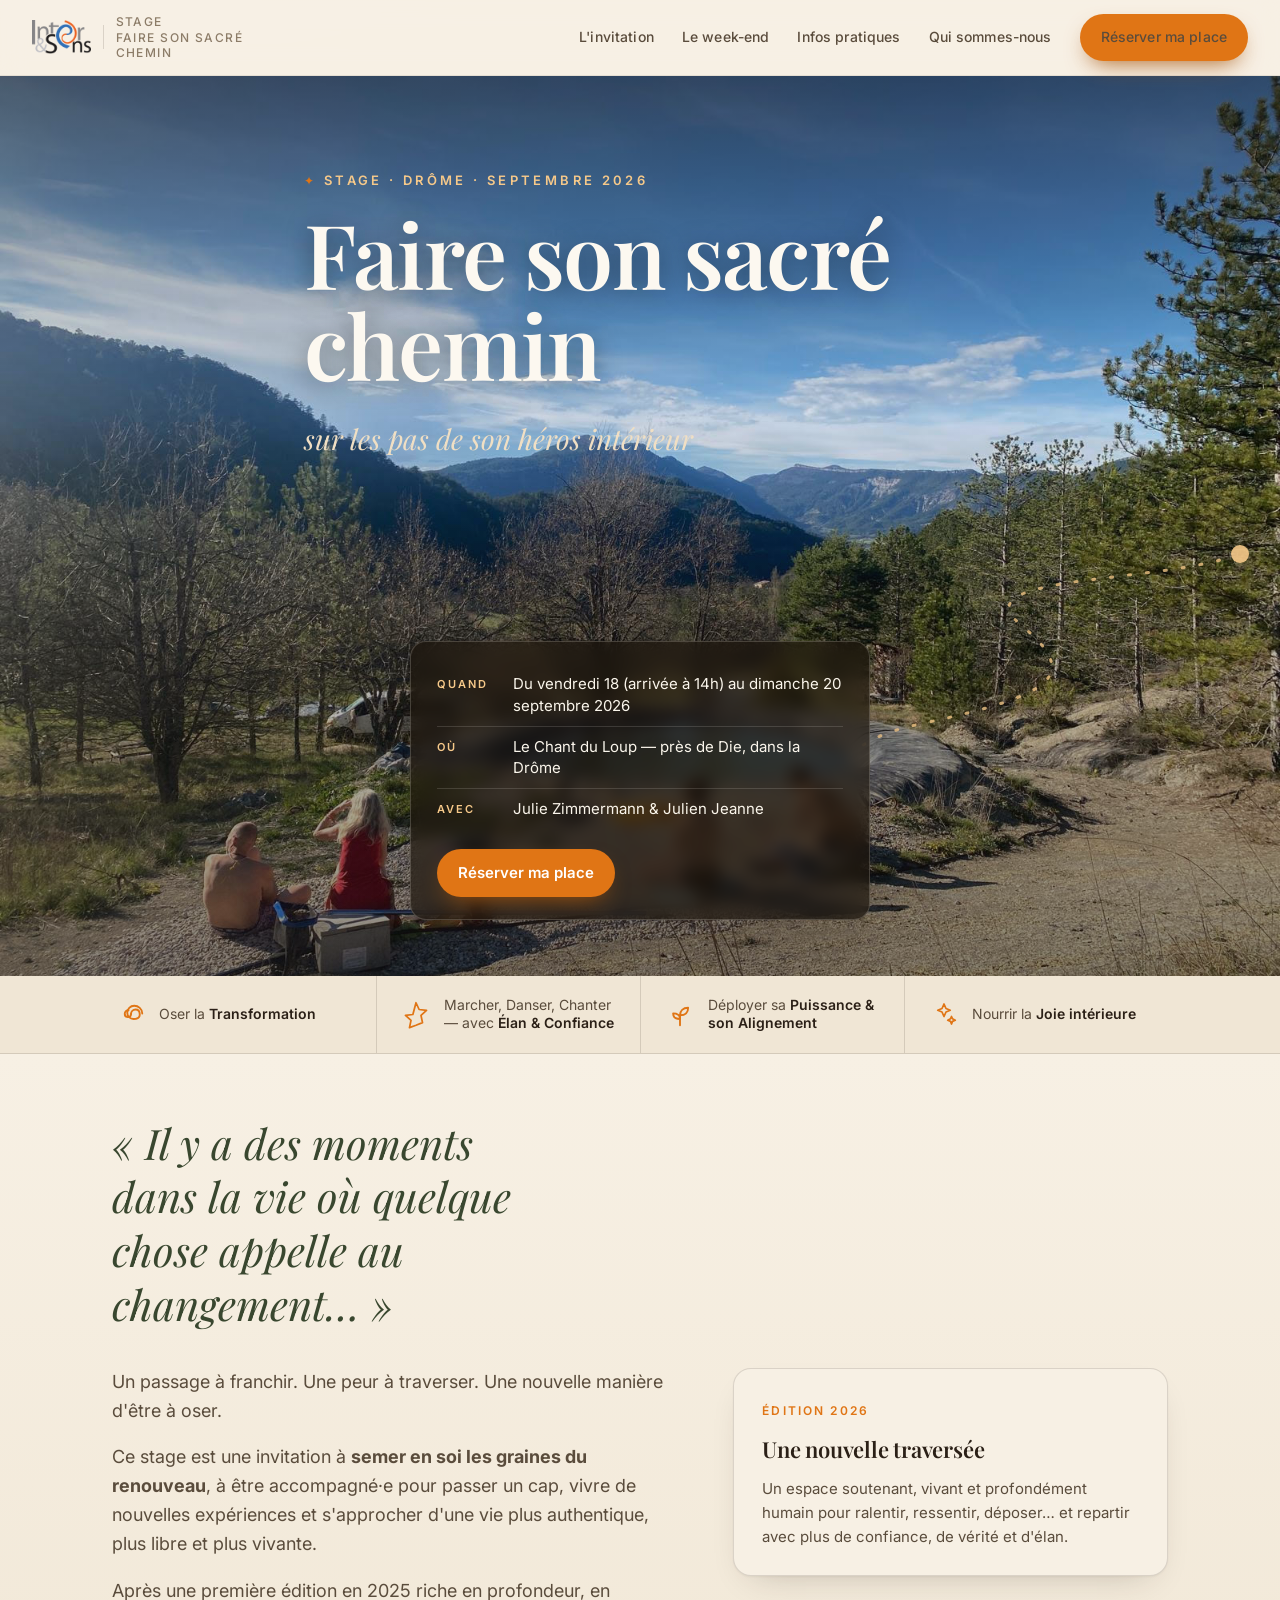
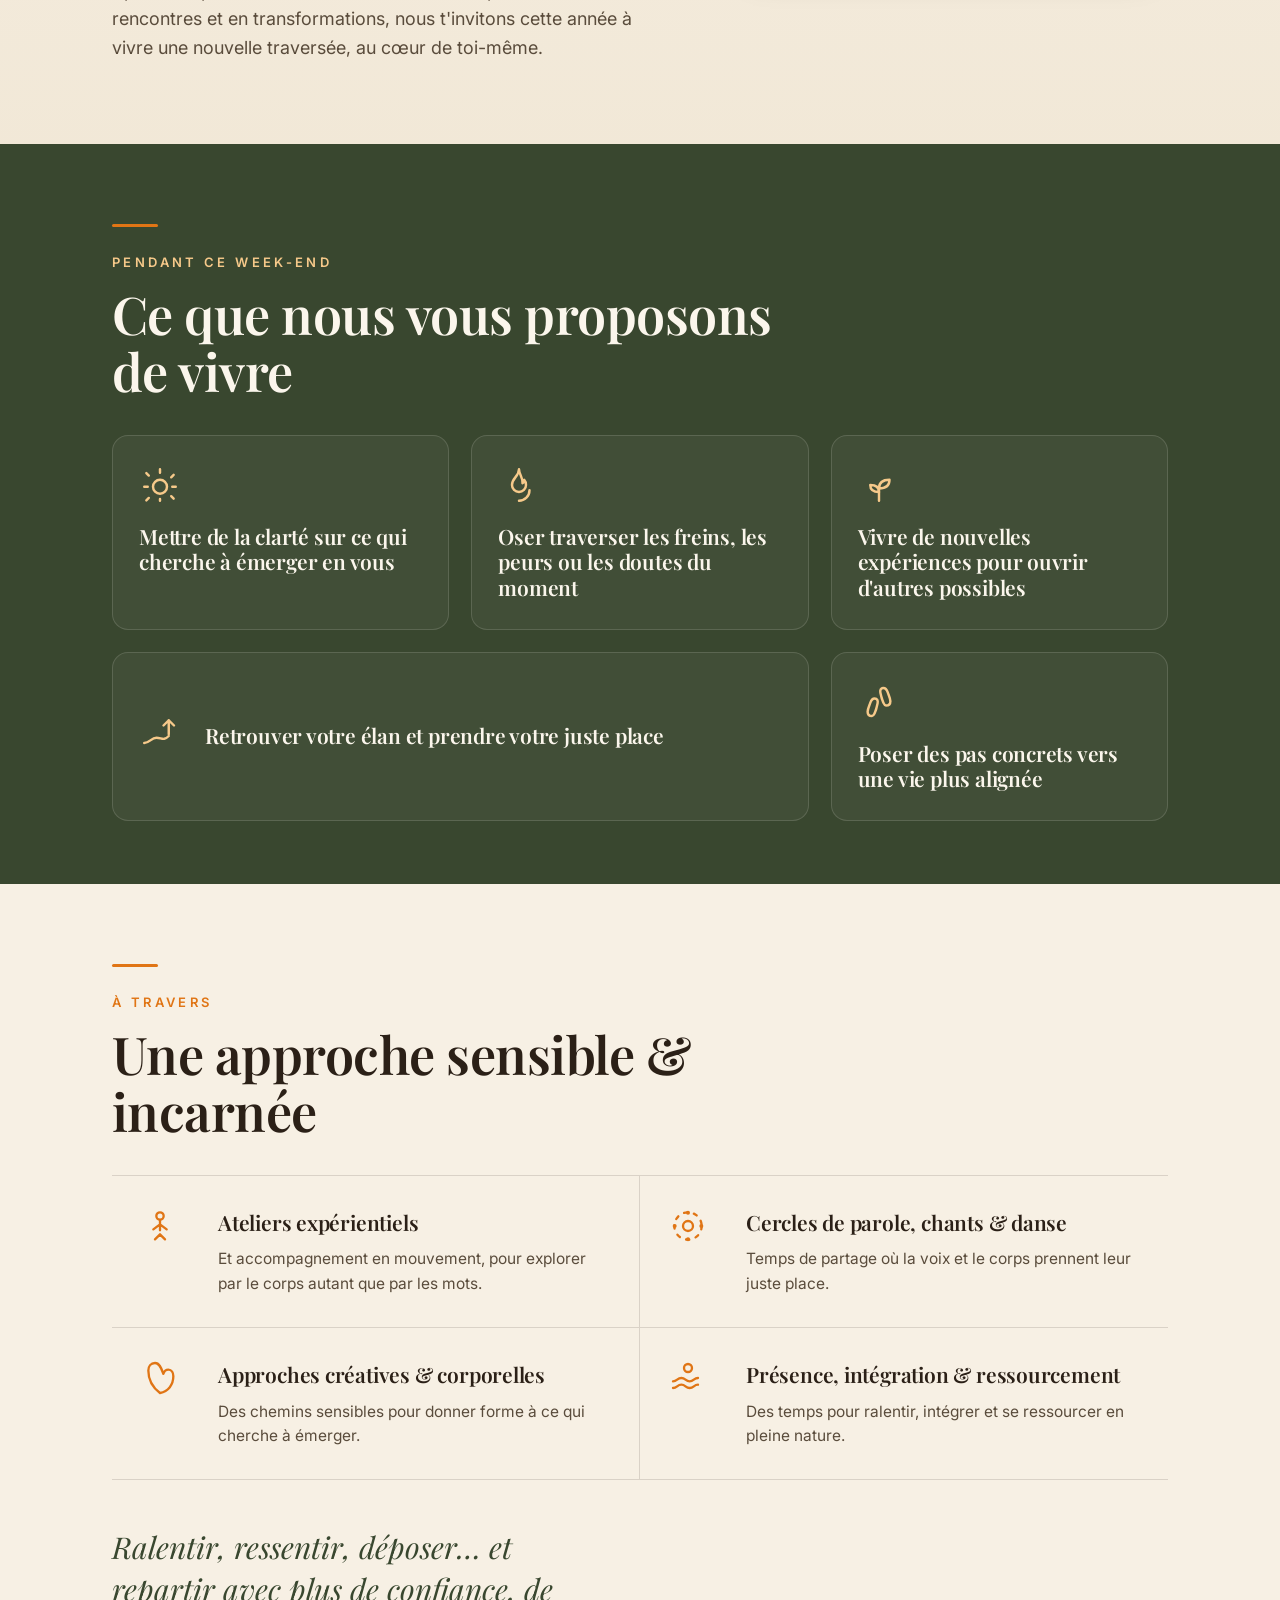
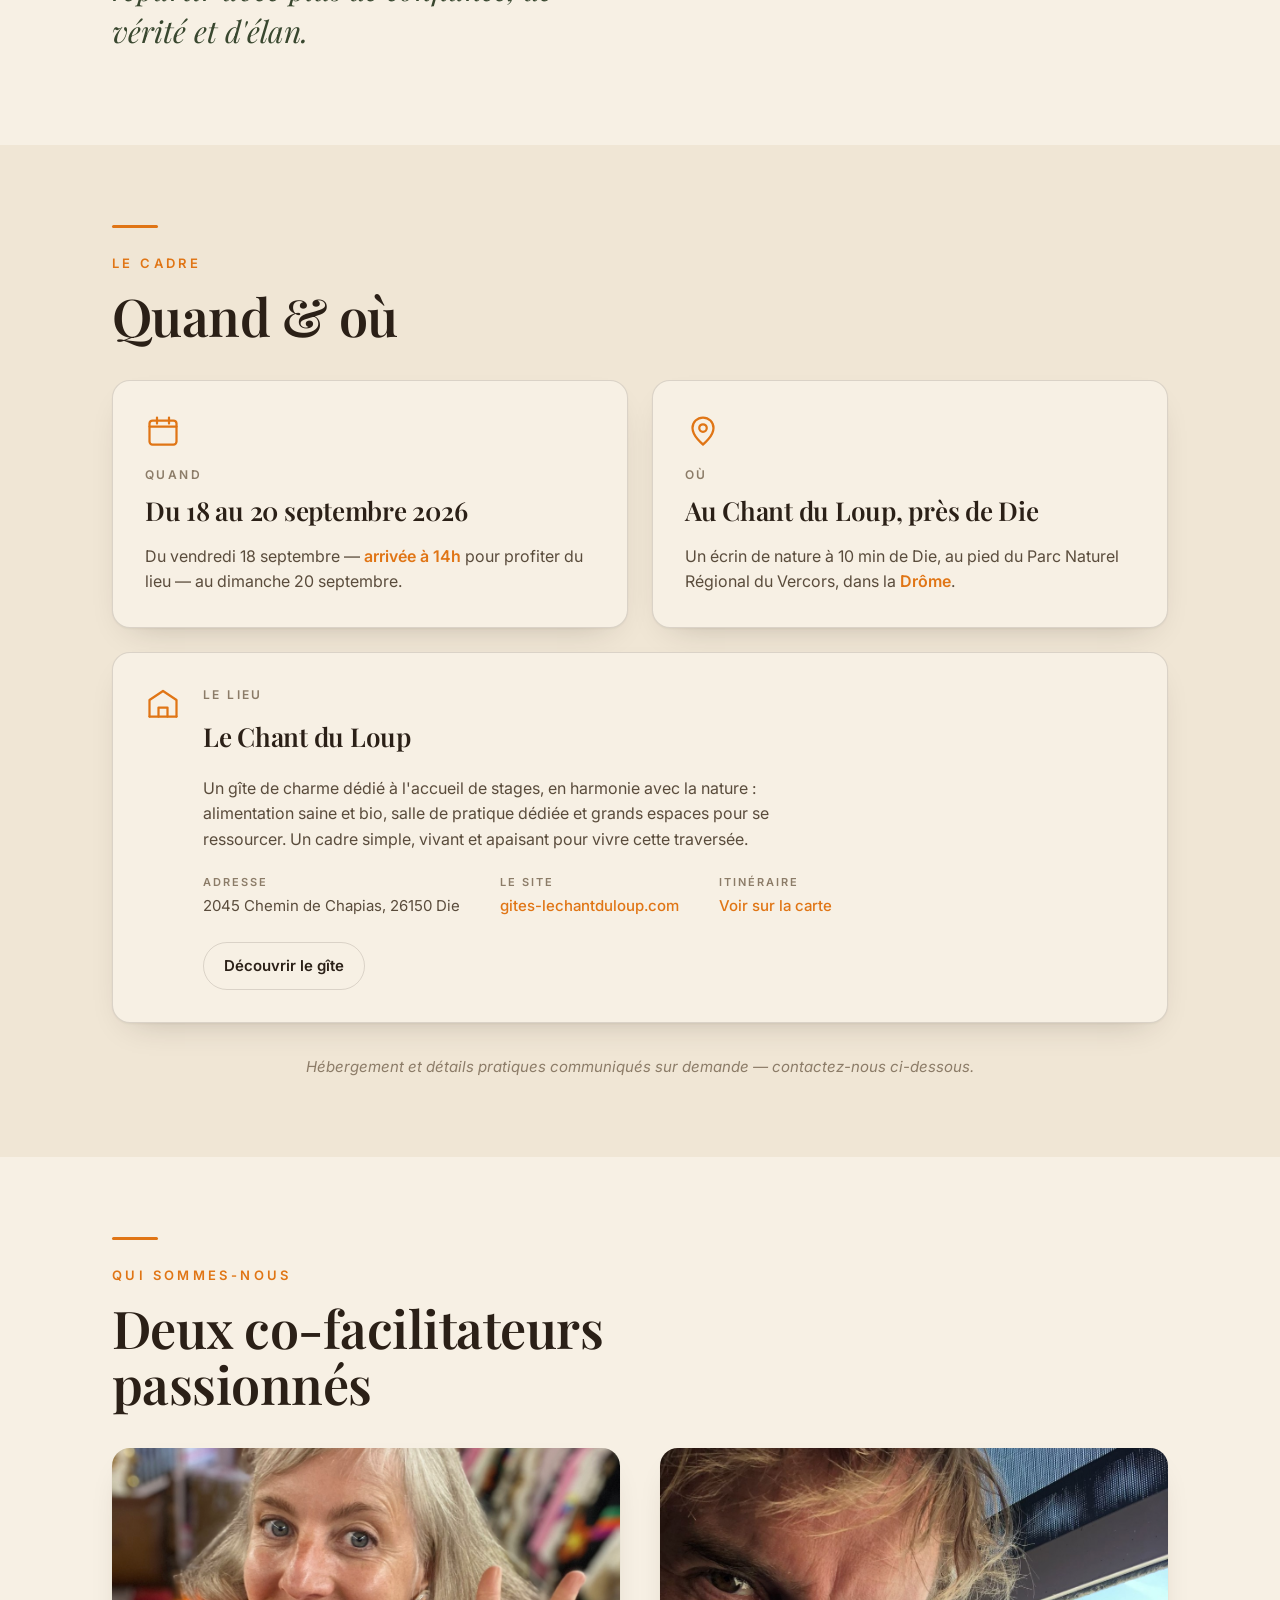
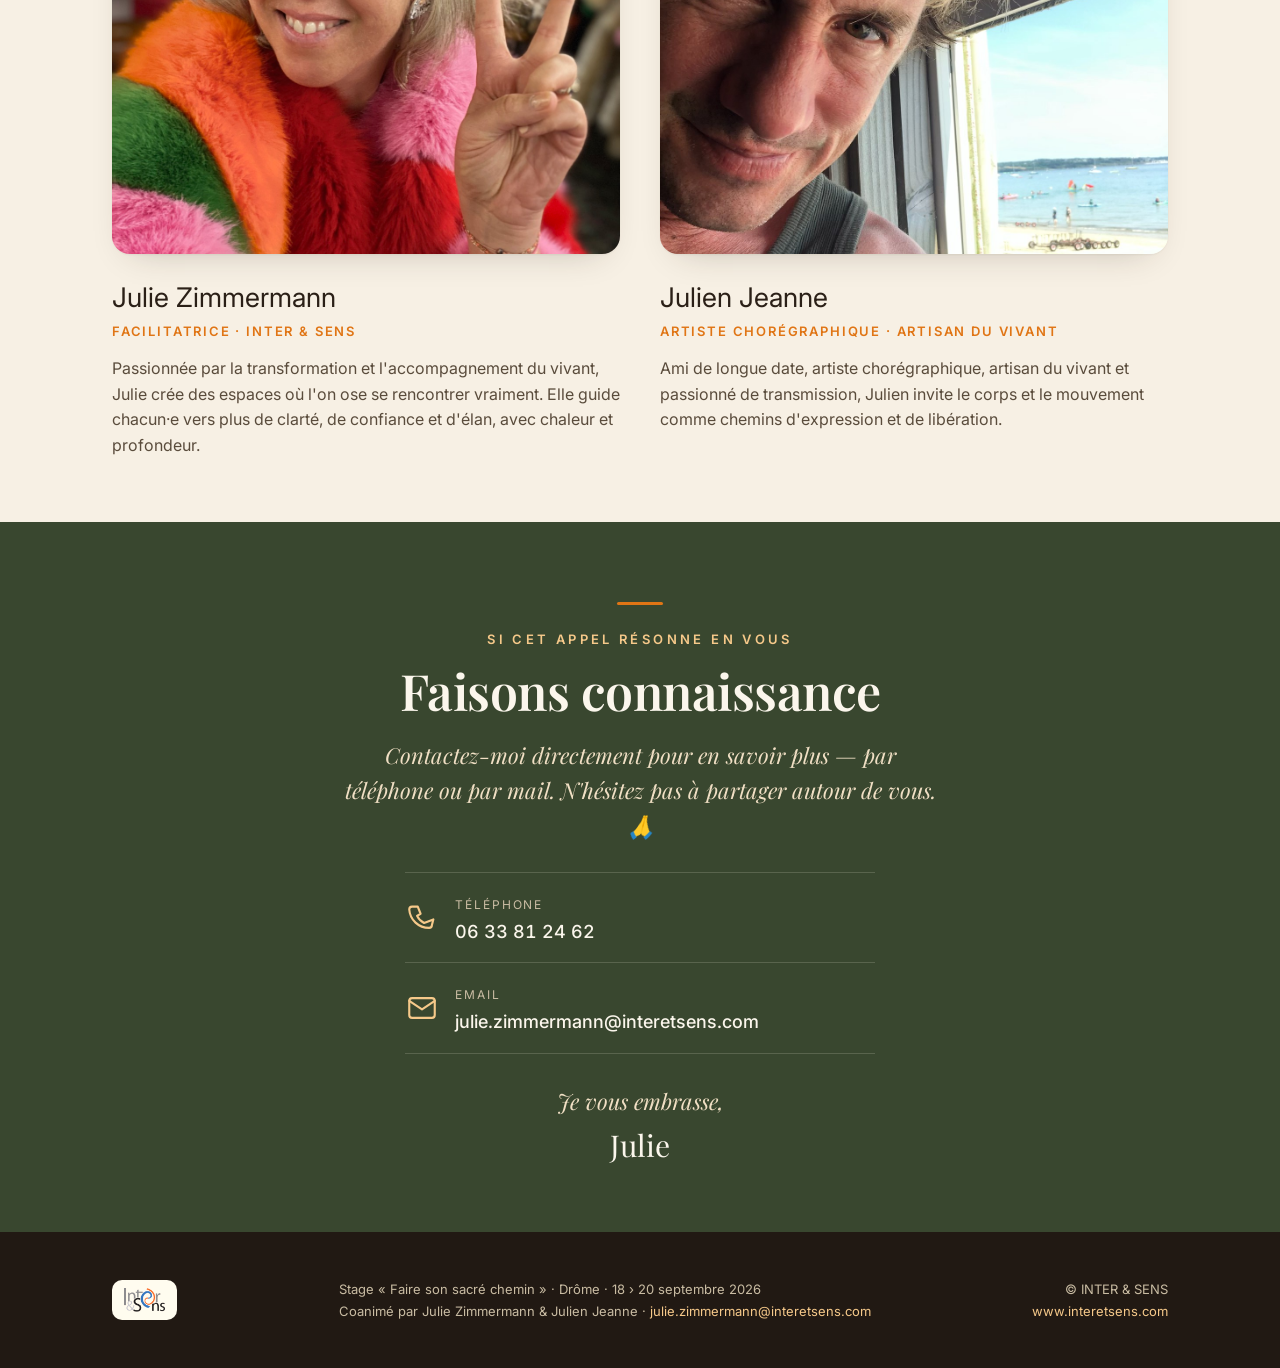
<file: index.html>
<!DOCTYPE html>
<html lang="fr">
<head>
<meta charset="UTF-8">
<meta name="viewport" content="width=device-width, initial-scale=1.0">
<title>Faire son sacré chemin — Stage · Drôme · Septembre 2026 · INTER &amp; SENS</title>
<meta name="description" content="Week-end résidentiel dans la Drôme, du 18 au 20 septembre 2026, pour traverser un cap de vie et se reconnecter à son élan. Coanimé par Julie Zimmermann &amp; Julien Jeanne.">

<!-- Partage réseaux sociaux -->
<meta property="og:type" content="website">
<meta property="og:title" content="Faire son sacré chemin — sur les pas de son héros intérieur">
<meta property="og:description" content="Week-end résidentiel dans la Drôme, du 18 au 20 septembre 2026. Coanimé par Julie Zimmermann &amp; Julien Jeanne.">
<meta property="og:image" content="assets/paysage-mare.jpg">
<meta name="twitter:card" content="summary_large_image">

<link rel="icon" href="data:image/svg+xml,&lt;svg xmlns='http://www.w3.org/2000/svg' viewBox='0 0 100 100'&gt;&lt;text y='.9em' font-size='90'&gt;🌿&lt;/text&gt;&lt;/svg&gt;">
<link rel="stylesheet" href="site.css">
</head>

<body data-hero="c">

<!-- ===================== HEADER ===================== -->
<header class="site-header">
  <a class="brand" href="#top" aria-label="INTER &amp; SENS — accueil">
    <img src="assets/logo-intersens.png" alt="INTER &amp; SENS">
    <span class="sep"></span>
    <span class="ctx">Stage<br>Faire son sacré chemin</span>
  </a>
  <nav class="site-nav">
    <span class="nav-links">
      <a href="#invitation">L'invitation</a>
      <a href="#programme">Le week-end</a>
      <a href="#infos">Infos pratiques</a>
      <a href="#animateurs">Qui sommes-nous</a>
    </span>
    <a class="btn btn-primary" href="#contact">Réserver ma place</a>
  </nav>
</header>

<main id="top" class="hero-stage">

  <!-- ===================== HERO — Sentier ===================== -->
  <section class="hero hero--c">
    <div class="bg" aria-hidden="true"></div>
    <svg class="path" viewBox="0 0 560 380" fill="none" aria-hidden="true">
      <path d="M40 360 C 160 300, 60 230, 200 200 S 360 150, 300 100 S 440 60, 520 30" stroke="#F6C98A" stroke-width="3" stroke-linecap="round" stroke-dasharray="2 16" opacity="0.85"></path>
      <circle cx="520" cy="30" r="9" fill="#F6C98A"></circle>
    </svg>
    <div class="wrap top">
      <p class="eyebrow"><span class="star" aria-hidden="true">✦</span> Stage · Drôme · septembre 2026</p>
      <h1 class="hero-title">Faire son sacré chemin</h1>
      <p class="hero-sub">sur les pas de son héros intérieur</p>
    </div>
    <div class="wrap" style="display:flex; flex-direction:column; flex:1;">
      <div class="info-card">
        <div class="row"><span class="k">Quand</span><span class="v">Du vendredi 18 (arrivée à 14h) au dimanche 20 septembre 2026</span></div>
        <div class="row"><span class="k">Où</span><span class="v">Le Chant du Loup — près de Die, dans la Drôme</span></div>
        <div class="row"><span class="k">Avec</span><span class="v">Julie Zimmermann &amp; Julien Jeanne</span></div>
        <div class="hero-cta">
          <a class="btn btn-primary" href="#contact">Réserver ma place</a>
        </div>
      </div>
    </div>
  </section>

</main>

<!-- ===================== ESSENCE (bandeau du slide) ===================== -->
<section class="essence" aria-label="L'essence du week-end">
  <div class="wrap essence-grid">
    <div class="es-item">
      <span class="ico" aria-hidden="true"><svg viewBox="0 0 24 24" fill="none" stroke="currentColor" stroke-width="1.5" stroke-linecap="round" stroke-linejoin="round"><path d="M12 12c0-2 1.6-3.6 3.6-3.6S19 10 19 12.4 16.8 16 14 16s-5-2.2-5-5 2.4-5.6 5.6-5.6S21 7.8 21 11.6"></path><path d="M12 12c0 1.4-1.1 2.5-2.6 2.5S7 13.4 7 11.8 8.4 9 10 9"></path></svg></span>
      <p>Oser la <strong>Transformation</strong></p>
    </div>
    <div class="es-item">
      <span class="ico" aria-hidden="true"><svg viewBox="0 0 24 24" fill="none" stroke="currentColor" stroke-width="1.4" stroke-linecap="round" stroke-linejoin="round"><path d="M12 3l2.5 5.4 5.9.7-4.4 4 1.2 5.8L12 21l-5.2 1.9 1.2-5.8-4.4-4 5.9-.7z"></path></svg></span>
      <p>Marcher, Danser, Chanter — avec <strong>Élan &amp; Confiance</strong></p>
    </div>
    <div class="es-item">
      <span class="ico" aria-hidden="true"><svg viewBox="0 0 24 24" fill="none" stroke="currentColor" stroke-width="1.5" stroke-linecap="round" stroke-linejoin="round"><path d="M12 21v-8"></path><path d="M12 13c0-3.5 2.4-6 6.5-6 0 4.2-2.8 6-6.5 6z"></path><path d="M12 16c0-2.8-2-4.5-5.5-4.5 0 3.2 2.3 4.5 5.5 4.5z"></path></svg></span>
      <p>Déployer sa <strong>Puissance &amp; son Alignement</strong></p>
    </div>
    <div class="es-item">
      <span class="ico" aria-hidden="true"><svg viewBox="0 0 24 24" fill="none" stroke="currentColor" stroke-width="1.4" stroke-linecap="round" stroke-linejoin="round"><path d="M12 4l1.6 3.6L17 9l-3.4 1.4L12 14l-1.6-3.6L7 9l3.4-1.4z"></path><path d="M18 14l.8 1.8L21 17l-2.2.9L18 20l-.8-2.1L15 17l2.2-1.2z"></path></svg></span>
      <p>Nourrir la <strong>Joie intérieure</strong></p>
    </div>
  </div>
</section>

<!-- ===================== INVITATION ===================== -->
<section class="block invite" id="invitation">
  <div class="wrap">
    <div class="reveal">
      <p class="lead-quote">« Il y a des moments dans la vie où quelque chose appelle au changement… »</p>
    </div>
    <div class="cols reveal">
      <div>
        <p>Un passage à franchir. Une peur à traverser. Une nouvelle manière d'être à oser.</p>
        <p>Ce stage est une invitation à <strong>semer en soi les graines du renouveau</strong>, à être accompagné·e pour passer un cap, vivre de nouvelles expériences et s'approcher d'une vie plus authentique, plus libre et plus vivante.</p>
        <p>Après une première édition en 2025 riche en profondeur, en rencontres et en transformations, nous t'invitons cette année à vivre une nouvelle traversée, au cœur de toi-même.</p>
      </div>
      <aside class="aside">
        <span class="badge">Édition 2026</span>
        <h4>Une nouvelle traversée</h4>
        <p>Un espace soutenant, vivant et profondément humain pour ralentir, ressentir, déposer… et repartir avec plus de confiance, de vérité et d'élan.</p>
      </aside>
    </div>
  </div>
</section>

<!-- ===================== PENDANT CE WEEK-END (5 points — texte de Julie) ===================== -->
<section class="block intentions" id="programme">
  <div class="wrap">
    <div class="section-head reveal">
      <span class="rule"></span>
      <p class="eyebrow" style="margin-top:16px;">Pendant ce week-end</p>
      <h2>Ce que nous vous proposons de vivre</h2>
    </div>
    <div class="grid">
      <article class="icard reveal">
        <div class="ico" aria-hidden="true"><svg viewBox="0 0 24 24" fill="none" stroke="currentColor" stroke-width="1.4" stroke-linecap="round" stroke-linejoin="round"><circle cx="12" cy="13" r="4"></circle><path d="M12 3v2M12 21v-1M4.2 5.2l1.4 1.4M18.4 18.4l1.4 1.4M3 13h2M19 13h2M4.2 20.8l1.4-1.4M18.4 7.6l1.4-1.4"></path></svg></div>
        <h3>Mettre de la clarté sur ce qui cherche à émerger en vous</h3>
      </article>
      <article class="icard reveal">
        <div class="ico" aria-hidden="true"><svg viewBox="0 0 24 24" fill="none" stroke="currentColor" stroke-width="1.4" stroke-linecap="round" stroke-linejoin="round"><path d="M12 3c0 4-4 5-4 9a4 4 0 0 0 8 0c0-2-1-3-1-3 0 1.5-1 2-1 2 .5-3-2-5-2-8z"></path><path d="M12 21a6 6 0 0 0 6-6"></path></svg></div>
        <h3>Oser traverser les freins, les peurs ou les doutes du moment</h3>
      </article>
      <article class="icard reveal">
        <div class="ico" aria-hidden="true"><svg viewBox="0 0 24 24" fill="none" stroke="currentColor" stroke-width="1.4" stroke-linecap="round" stroke-linejoin="round"><path d="M12 21v-7"></path><path d="M12 14c0-3 2-5 6-5 0 4-3 5-6 5z"></path><path d="M12 16c0-3-2-4-5-4 0 3 2 4 5 4z"></path></svg></div>
        <h3>Vivre de nouvelles expériences pour ouvrir d'autres possibles</h3>
      </article>
      <article class="icard span2 reveal">
        <div class="ico" aria-hidden="true"><svg viewBox="0 0 24 24" fill="none" stroke="currentColor" stroke-width="1.4" stroke-linecap="round" stroke-linejoin="round"><path d="M3 16c3 0 4-3 7-3s4 2 7-1"></path><path d="M14 6l3-3 3 3M17 3v8"></path></svg></div>
        <h3>Retrouver votre élan et prendre votre juste place</h3>
      </article>
      <article class="icard reveal">
        <div class="ico" aria-hidden="true"><svg viewBox="0 0 24 24" fill="none" stroke="currentColor" stroke-width="1.4" stroke-linecap="round" stroke-linejoin="round"><path d="M8 20c-1.5 0-2.5-1-2.5-2.5S6.5 14 7 12.5 8 10 9.5 10s2 1.2 1.7 2.7S9.5 20 8 20z"></path><path d="M16 14c1.5 0 2.5-1 2.5-2.5S17.5 8 17 6.5 16 4 14.5 4s-2 1.2-1.7 2.7S14.5 14 16 14z"></path></svg></div>
        <h3>Poser des pas concrets vers une vie plus alignée</h3>
      </article>
    </div>
  </div>
</section>

<!-- ===================== À TRAVERS ===================== -->
<section class="block through">
  <div class="wrap">
    <div class="section-head reveal">
      <span class="rule"></span>
      <p class="eyebrow" style="margin-top:16px;">À travers</p>
      <h2>Une approche sensible &amp; incarnée</h2>
    </div>
    <div class="grid reveal">
      <div class="row">
        <div class="ico" aria-hidden="true"><svg viewBox="0 0 24 24" fill="none" stroke="currentColor" stroke-width="1.4" stroke-linecap="round" stroke-linejoin="round"><circle cx="12" cy="6" r="2.2"></circle><path d="M12 8.5v6M12 11l-4 3M12 11l4 3M9 20l3-3 3 3"></path></svg></div>
        <div>
          <h3>Ateliers expérientiels</h3>
          <p>Et accompagnement en mouvement, pour explorer par le corps autant que par les mots.</p>
        </div>
      </div>
      <div class="row">
        <div class="ico" aria-hidden="true"><svg viewBox="0 0 24 24" fill="none" stroke="currentColor" stroke-width="1.4" stroke-linecap="round" stroke-linejoin="round"><circle cx="12" cy="12" r="3"></circle><circle cx="12" cy="12" r="8.2" stroke-dasharray="2 4"></circle><circle cx="20" cy="12" r="1.2" fill="currentColor" stroke="none"></circle><circle cx="4" cy="12" r="1.2" fill="currentColor" stroke="none"></circle><circle cx="12" cy="4" r="1.2" fill="currentColor" stroke="none"></circle><circle cx="12" cy="20" r="1.2" fill="currentColor" stroke="none"></circle></svg></div>
        <div>
          <h3>Cercles de parole, chants &amp; danse</h3>
          <p>Temps de partage où la voix et le corps prennent leur juste place.</p>
        </div>
      </div>
      <div class="row">
        <div class="ico" aria-hidden="true"><svg viewBox="0 0 24 24" fill="none" stroke="currentColor" stroke-width="1.4" stroke-linecap="round" stroke-linejoin="round"><path d="M12 21c5-1 8-5 8-10 0-2-1-4-3-4-1.5 0-2.5 1-3 2.5C13 7 12 3 9 3 6.5 3 5 5 5 7.5 5 13 8 18 12 21z"></path></svg></div>
        <div>
          <h3>Approches créatives &amp; corporelles</h3>
          <p>Des chemins sensibles pour donner forme à ce qui cherche à émerger.</p>
        </div>
      </div>
      <div class="row">
        <div class="ico" aria-hidden="true"><svg viewBox="0 0 24 24" fill="none" stroke="currentColor" stroke-width="1.4" stroke-linecap="round" stroke-linejoin="round"><path d="M3 14c2.5 0 2.5-2 5-2s2.5 2 5 2 2.5-2 5-2"></path><path d="M3 18c2.5 0 2.5-2 5-2s2.5 2 5 2 2.5-2 5-2"></path><circle cx="12" cy="6" r="2.4"></circle></svg></div>
        <div>
          <h3>Présence, intégration &amp; ressourcement</h3>
          <p>Des temps pour ralentir, intégrer et se ressourcer en pleine nature.</p>
        </div>
      </div>
    </div>
    <p class="closing reveal">Ralentir, ressentir, déposer… et repartir avec plus de confiance, de vérité et d'élan.</p>
  </div>
</section>

<!-- ===================== INFOS PRATIQUES ===================== -->
<section class="block practical" id="infos">
  <div class="wrap">
    <div class="section-head reveal">
      <span class="rule"></span>
      <p class="eyebrow" style="margin-top:16px;">Le cadre</p>
      <h2>Quand &amp; où</h2>
    </div>
    <div class="grid">
      <div class="pcard reveal">
        <div class="ico" aria-hidden="true"><svg viewBox="0 0 24 24" fill="none" stroke="currentColor" stroke-width="1.5" stroke-linecap="round" stroke-linejoin="round"><rect x="3" y="5" width="18" height="16" rx="2"></rect><path d="M3 9h18M8 3v4M16 3v4"></path></svg></div>
        <div class="k">Quand</div>
        <h3>Du 18 au 20 septembre 2026</h3>
        <p>Du vendredi 18 septembre — <span class="pin">arrivée à 14h</span> pour profiter du lieu — au dimanche 20 septembre.</p>
      </div>
      <div class="pcard reveal">
        <div class="ico" aria-hidden="true"><svg viewBox="0 0 24 24" fill="none" stroke="currentColor" stroke-width="1.5" stroke-linecap="round" stroke-linejoin="round"><path d="M12 21s-7-5.5-7-11a7 7 0 0 1 14 0c0 5.5-7 11-7 11z"></path><circle cx="12" cy="10" r="2.5"></circle></svg></div>
        <div class="k">Où</div>
        <h3>Au Chant du Loup, près de Die</h3>
        <p>Un écrin de nature à 10 min de Die, au pied du Parc Naturel Régional du Vercors, dans la <span class="pin">Drôme</span>.</p>
      </div>
      <div class="pcard lieu reveal">
        <div class="ico" aria-hidden="true"><svg viewBox="0 0 24 24" fill="none" stroke="currentColor" stroke-width="1.5" stroke-linecap="round" stroke-linejoin="round"><path d="M3 21V10l9-6 9 6v11"></path><path d="M9 21v-6h6v6"></path><path d="M3 21h18"></path></svg></div>
        <div class="k">Le lieu</div>
        <h3>Le Chant du Loup</h3>
        <p>Un gîte de charme dédié à l'accueil de stages, en harmonie avec la nature : alimentation saine et bio, salle de pratique dédiée et grands espaces pour se ressourcer. Un cadre simple, vivant et apaisant pour vivre cette traversée.</p>
        <ul class="lieu-meta">
          <li><span class="lm-k">Adresse</span>2045 Chemin de Chapias, 26150 Die</li>
          <li><span class="lm-k">Le site</span><a href="https://www.gites-lechantduloup.com/" target="_blank" rel="noopener">gites-lechantduloup.com</a></li>
          <li><span class="lm-k">Itinéraire</span><a href="https://www.google.com/maps/search/?api=1&amp;query=2045%20Chemin%20de%20Chapias%2026150%20Die" target="_blank" rel="noopener">Voir sur la carte</a></li>
        </ul>
        <a class="btn btn-ghost" href="https://www.gites-lechantduloup.com/" target="_blank" rel="noopener">Découvrir le gîte</a>
      </div>
      <p class="note">Hébergement et détails pratiques communiqués sur demande — contactez-nous ci-dessous.</p>
    </div>
  </div>
</section>

<!-- ===================== ANIMATEURS ===================== -->
<section class="block facils" id="animateurs">
  <div class="wrap">
    <div class="section-head reveal">
      <span class="rule"></span>
      <p class="eyebrow" style="margin-top:16px;">Qui sommes-nous</p>
      <h2>Deux co-facilitateurs passionnés</h2>
    </div>
    <div class="grid">
      <article class="facil reveal">
        <div class="ph"><img src="assets/julie-portrait.jpg" alt="Julie Zimmermann"></div>
        <div class="name">Julie Zimmermann</div>
        <div class="role">Facilitatrice · INTER &amp; SENS</div>
        <p>Passionnée par la transformation et l'accompagnement du vivant, Julie crée des espaces où l'on ose se rencontrer vraiment. Elle guide chacun·e vers plus de clarté, de confiance et d'élan, avec chaleur et profondeur.</p>
      </article>
      <article class="facil reveal">
        <div class="ph"><img src="assets/julien-portrait.jpg" alt="Julien Jeanne" style="object-position: center 15%;"></div>
        <div class="name">Julien Jeanne</div>
        <div class="role">Artiste chorégraphique · artisan du vivant</div>
        <p>Ami de longue date, artiste chorégraphique, artisan du vivant et passionné de transmission, Julien invite le corps et le mouvement comme chemins d'expression et de libération.</p>
      </article>
    </div>
  </div>
</section>

<!-- ===================== CONTACT ===================== -->
<section class="block contact" id="contact">
  <div class="wrap">
    <div class="solo reveal">
      <span class="rule"></span>
      <p class="eyebrow" style="margin-top:16px;">Si cet appel résonne en vous</p>
      <h2>Faisons connaissance</h2>
      <p class="invite-line">Contactez-moi directement pour en savoir plus — par téléphone ou par mail. N'hésitez pas à partager autour de vous. 🙏</p>
      <div class="direct">
        <a href="tel:+33633812462">
          <span class="ico" aria-hidden="true"><svg viewBox="0 0 24 24" fill="none" stroke="currentColor" stroke-width="1.5" stroke-linecap="round" stroke-linejoin="round"><path d="M5 4h4l2 5-2.5 1.5a11 11 0 0 0 5 5L20 13l-1 4a2 2 0 0 1-2 2A14 14 0 0 1 3 6a2 2 0 0 1 2-2z"></path></svg></span>
          <span><span class="lab">Téléphone</span><br><span class="val">06 33 81 24 62</span></span>
        </a>
        <a href="mailto:julie.zimmermann@interetsens.com?subject=Stage%20Faire%20son%20sacr%C3%A9%20chemin%20%E2%80%94%20septembre%202026">
          <span class="ico" aria-hidden="true"><svg viewBox="0 0 24 24" fill="none" stroke="currentColor" stroke-width="1.5" stroke-linecap="round" stroke-linejoin="round"><rect x="3" y="5" width="18" height="14" rx="2"></rect><path d="m3 7 9 6 9-6"></path></svg></span>
          <span><span class="lab">Email</span><br><span class="val">julie.zimmermann@interetsens.com</span></span>
        </a>
      </div>
      <div class="sign">
        <div class="je">Je vous embrasse,</div>
        <div class="nm">Julie</div>
      </div>
    </div>
  </div>
</section>

<!-- ===================== FOOTER ===================== -->
<footer class="site-footer">
  <div class="wrap inner">
    <img src="assets/logo-intersens.png" alt="INTER &amp; SENS">
    <div class="meta">
      Stage « Faire son sacré chemin » · Drôme · 18 › 20 septembre 2026<br>
      Coanimé par Julie Zimmermann &amp; Julien Jeanne · <a href="mailto:julie.zimmermann@interetsens.com">julie.zimmermann@interetsens.com</a>
    </div>
    <div class="meta meta-right">© INTER &amp; SENS<br><a href="https://www.interetsens.com" target="_blank" rel="noopener">www.interetsens.com</a></div>
  </div>
</footer>

<script>
  // Apparition douce au scroll
  const io = new IntersectionObserver((entries) => {
    entries.forEach(e => { if (e.isIntersecting) { e.target.classList.add('in'); io.unobserve(e.target); } });
  }, { threshold: .12, rootMargin: '0px 0px -8% 0px' });
  document.querySelectorAll('.reveal').forEach(el => io.observe(el));
</script>
</body>
</html>
</file>
<file: site.css>
/* =========================================================
   INTER & SENS — Stage « Faire son sacré chemin »
   Warm-nature palette + brand orange accent
========================================================= */

@import url('https://fonts.googleapis.com/css2?family=Playfair+Display:ital,wght@0,400;0,500;0,600;0,700;1,400;1,500&family=Cormorant+Garamond:ital,wght@0,400;0,500;0,600;1,400&family=Inter:wght@300;400;500;600&display=swap');

:root {
  /* Paper / warm grounds */
  --paper:      #F7F0E4;
  --paper-2:    #F0E6D5;
  --paper-deep: #E7D9BF;

  /* Ink (warm) */
  --ink:        #2B2017;
  --ink-2:      #5A4C3C;
  --ink-3:      #8C7C68;

  /* Nature */
  --forest:     #39472F;
  --olive:      #6C7B4C;
  --sage:       #98A579;

  /* Gold + brand orange accent (tweakable) */
  --gold:       #BE8A3C;
  --accent:     #E07515;
  --accent-2:   #F28A2E;

  --line:       rgba(43, 32, 23, .14);
  --line-soft:  rgba(43, 32, 23, .08);

  --serif:      'Playfair Display', Georgia, serif;
  --sans:       'Inter', system-ui, -apple-system, sans-serif;

  --maxw:       1120px;
  --shadow-soft: 0 18px 50px -24px rgba(43, 32, 23, .45);
  --shadow-card: 0 1px 2px rgba(43,32,23,.05), 0 14px 34px -20px rgba(43,32,23,.30);
}

* { box-sizing: border-box; }

html { scroll-behavior: smooth; }

body {
  margin: 0;
  font-family: var(--sans);
  color: var(--ink);
  background:
    radial-gradient(1100px 700px at 12% -5%, #FCF7EE 0%, transparent 55%),
    radial-gradient(900px 800px at 100% 8%, #F3E9D6 0%, transparent 50%),
    var(--paper);
  font-size: 18px;
  line-height: 1.6;
  -webkit-font-smoothing: antialiased;
  text-rendering: optimizeLegibility;
}

img { display: block; max-width: 100%; }

h1, h2, h3, h4 { font-family: var(--serif); font-weight: 600; color: var(--ink); margin: 0; letter-spacing: -0.01em; }

a { color: inherit; }

.wrap { max-width: var(--maxw); margin: 0 auto; padding: 0 32px; }

.eyebrow {
  font-family: var(--sans);
  font-size: 13px;
  font-weight: 600;
  letter-spacing: 0.26em;
  text-transform: uppercase;
  color: var(--accent);
}

/* Essence strip (recreates the slide's bottom bar) */
.essence { background: var(--paper-2); border-bottom: 1px solid var(--line); }
.essence-grid { display: grid; grid-template-columns: repeat(4, 1fr); }
.es-item { display: flex; align-items: center; gap: 13px; padding: 20px 24px; border-left: 1px solid var(--line); }
.es-item:first-child { border-left: none; padding-left: 4px; }
.es-item .ico { width: 30px; height: 30px; color: var(--accent); flex: none; }
.es-item .ico svg { width: 100%; height: 100%; }
.es-item p { margin: 0; font-size: 14px; line-height: 1.32; color: var(--ink-2); }
.es-item p strong { color: var(--ink); font-weight: 600; }
@media (max-width: 760px) { .essence-grid { grid-template-columns: 1fr 1fr; } .es-item { border-left: none; padding: 16px 6px; } }
@media (max-width: 440px) { .essence-grid { grid-template-columns: 1fr; } }

.lede { font-size: 1.18rem; color: var(--ink-2); line-height: 1.7; }

/* =========================================================
   HEADER
========================================================= */
.site-header {
  position: sticky;
  top: 0;
  z-index: 50;
  display: flex;
  align-items: center;
  justify-content: space-between;
  gap: 24px;
  padding: 14px 32px;
  background: rgba(247, 240, 228, .82);
  backdrop-filter: blur(12px);
  -webkit-backdrop-filter: blur(12px);
  border-bottom: 1px solid var(--line-soft);
}
.site-header .brand { display: flex; align-items: center; gap: 12px; text-decoration: none; }
.site-header .brand img { height: 34px; width: auto; }
.site-header .brand .sep { width: 1px; height: 24px; background: var(--line); }
.site-header .brand .ctx {
  font-size: 12px; letter-spacing: .12em; text-transform: uppercase;
  color: var(--ink-3); font-weight: 500; max-width: 150px; line-height: 1.3;
}
.site-nav { display: flex; align-items: center; gap: 28px; }
.site-nav .nav-links { display: flex; gap: 28px; }
.site-nav a {
  text-decoration: none; font-size: 14px; font-weight: 500; color: var(--ink-2);
  letter-spacing: .01em; transition: color .2s;
}
.site-nav a:hover { color: var(--accent); }
.btn {
  display: inline-flex; align-items: center; gap: 9px;
  font-family: var(--sans); font-size: 15px; font-weight: 600;
  padding: 11px 20px; border-radius: 100px; text-decoration: none;
  border: 1px solid transparent; cursor: pointer; transition: transform .2s, box-shadow .2s, background .2s;
}
.btn-primary {
  background: var(--accent); color: #fff;
  box-shadow: 0 10px 24px -10px color-mix(in oklab, var(--accent) 80%, black);
}
.btn-primary:hover { transform: translateY(-2px); box-shadow: 0 16px 30px -12px color-mix(in oklab, var(--accent) 80%, black); }
.btn-ghost { background: transparent; color: var(--ink); border-color: var(--line); }
.btn-ghost:hover { border-color: var(--accent); color: var(--accent); }
.btn-lg { font-size: 16px; padding: 15px 28px; }
.site-header .btn { white-space: nowrap; }
@media (max-width: 760px) { .site-nav .nav-links { display: none; } }

/* =========================================================
   HERO — shared
========================================================= */
.hero-stage { position: relative; }
body[data-hero="a"] .hero--b, body[data-hero="a"] .hero--c,
body[data-hero="b"] .hero--a, body[data-hero="b"] .hero--c,
body[data-hero="c"] .hero--a, body[data-hero="c"] .hero--b { display: none !important; }

.hero-title {
  font-family: var(--serif);
  font-weight: 600;
  line-height: 1.02;
  letter-spacing: -0.02em;
}
.hero-sub {
  font-family: var(--serif);
  font-style: italic;
  font-weight: 400;
}
.date-chip {
  display: inline-flex; align-items: center; gap: 10px;
  font-family: var(--sans); font-size: 13px; font-weight: 600;
  letter-spacing: .14em; text-transform: uppercase;
  padding: 9px 16px; border-radius: 100px;
}
.date-chip .dot { width: 6px; height: 6px; border-radius: 50%; background: var(--accent); }

/* ---- Hero A : Immersion (full-bleed) ---- */
.hero--a {
  position: relative;
  min-height: 100vh;
  display: flex;
  align-items: flex-end;
  color: #FBF6EC;
  overflow: hidden;
}
.hero--a .bg {
  position: absolute; inset: 0;
  background-image: url('assets/paysage-mare.jpg');
  background-size: cover; background-position: center 38%;
}
.hero--a .bg::after {
  content: ""; position: absolute; inset: 0;
  background:
    linear-gradient(180deg, rgba(28,20,12,.42) 0%, rgba(28,20,12,0) 26%, rgba(28,20,12,.18) 55%, rgba(24,17,10,.86) 100%);
}
.hero--a .hero-inner { position: relative; z-index: 2; width: 100%; padding: 0 0 84px; }
.hero--a .eyebrow { color: #F6C98A; }
.hero--a .hero-title { font-size: clamp(44px, 8.2vw, 104px); color: #FCF8F0; margin: 18px 0 14px; text-shadow: 0 2px 30px rgba(0,0,0,.35); }
.hero--a .hero-sub { font-size: clamp(20px, 2.6vw, 30px); color: #F0DFC4; max-width: 620px; }
.hero--a .hero-lede { margin: 26px 0 0; max-width: 560px; font-size: 1.12rem; color: rgba(251,246,236,.9); }
.hero--a .hero-cta { display: flex; flex-wrap: wrap; gap: 14px; margin-top: 34px; align-items: center; }
.hero--a .date-chip { background: rgba(251,246,236,.14); color: #FBF6EC; border: 1px solid rgba(251,246,236,.28); }
.hero--a .scroll-cue {
  position: absolute; left: 50%; bottom: 26px; transform: translateX(-50%);
  z-index: 3; color: rgba(251,246,236,.7); font-size: 11px; letter-spacing: .25em;
  text-transform: uppercase; display: flex; flex-direction: column; align-items: center; gap: 8px;
}
.hero--a .scroll-cue .line { width: 1px; height: 40px; background: linear-gradient(rgba(251,246,236,.6), transparent); animation: cue 2.4s ease-in-out infinite; transform-origin: top; }
@keyframes cue { 0%,100% { transform: scaleY(.4); opacity:.4 } 50% { transform: scaleY(1); opacity:.9 } }

/* ---- Hero B : Éditorial (split) ---- */
.hero--b { display: grid; grid-template-columns: 1.05fr 1fr; min-height: 92vh; }
.hero--b .panel {
  display: flex; flex-direction: column; justify-content: center;
  padding: 80px clamp(32px, 5vw, 80px);
  background:
    radial-gradient(540px 360px at 0% 0%, #FCF7EE 0%, transparent 60%),
    var(--paper);
  position: relative;
}
.hero--b .panel::after {
  content: ""; position: absolute; top: 80px; bottom: 80px; right: 0; width: 3px;
  background: linear-gradient(180deg, var(--accent), transparent);
}
.hero--b .hero-title { font-size: clamp(40px, 5.4vw, 76px); margin: 22px 0 16px; }
.hero--b .hero-sub { font-size: clamp(19px, 2vw, 26px); color: var(--olive); }
.hero--b .hero-lede { margin: 26px 0 0; max-width: 480px; }
.hero--b .hero-cta { display: flex; flex-wrap: wrap; gap: 14px; margin-top: 34px; align-items: center; }
.hero--b .date-chip { background: var(--paper-2); color: var(--ink-2); border: 1px solid var(--line); margin-bottom: 4px; align-self: flex-start; }
.hero--b .photo { background-image: url('assets/paysage-mare.jpg'); background-size: cover; background-position: center; }
@media (max-width: 860px) {
  .hero--b { grid-template-columns: 1fr; min-height: auto; }
  .hero--b .photo { min-height: 46vh; order: -1; }
  .hero--b .panel::after { display: none; }
}

/* ---- Hero C : Sentier (full-bleed + card + path) ---- */
.hero--c { position: relative; min-height: 100vh; display: flex; flex-direction: column; color: #FBF6EC; overflow: hidden; }
.hero--c .bg { position: absolute; inset: 0; background-image: url('assets/paysage-mare.jpg'); background-size: cover; background-position: center 42%; }
.hero--c .bg::after { content: ""; position: absolute; inset: 0; background: linear-gradient(180deg, rgba(24,17,10,.55) 0%, rgba(24,17,10,.08) 38%, rgba(24,17,10,.5) 100%); }
.hero--c .top { position: relative; z-index: 2; padding-top: clamp(48px, 9vh, 110px); }
.hero--c .eyebrow { color: #F6C98A; }
.hero--c .hero-title { font-size: clamp(40px, 7vw, 92px); color: #FCF8F0; margin: 16px 0 12px; max-width: 12ch; text-shadow: 0 2px 26px rgba(0,0,0,.4); }
.hero--c .hero-sub { font-size: clamp(19px, 2.4vw, 28px); color: #F0DFC4; }
.hero--c .path { position: absolute; z-index: 1; right: 0; bottom: 8%; width: min(46vw, 560px); height: auto; opacity: .9; }
.hero--c .info-card {
  position: relative; z-index: 3; margin-top: auto; margin-bottom: 56px;
  background: rgba(28,20,12,.66); backdrop-filter: blur(8px); -webkit-backdrop-filter: blur(8px);
  border: 1px solid rgba(251,246,236,.18); border-radius: 16px;
  padding: 22px 26px; max-width: 460px; box-shadow: var(--shadow-soft);
}
.hero--c .info-card .row { display: flex; gap: 12px; padding: 9px 0; }
.hero--c .info-card .row + .row { border-top: 1px solid rgba(251,246,236,.14); }
.hero--c .info-card .k { font-size: 11px; letter-spacing: .18em; text-transform: uppercase; color: #F6C98A; min-width: 64px; padding-top: 3px; font-weight: 600; }
.hero--c .info-card .v { font-size: 15px; color: #FBF6EC; line-height: 1.45; }
.hero--c .hero-cta { display: flex; flex-wrap: wrap; gap: 14px; margin-top: 20px; }
@media (max-width: 760px) { .hero--c .path { opacity: .35; bottom: 30%; } }

/* =========================================================
   SECTION primitives
========================================================= */
section.block { padding: clamp(52px, 7vh, 90px) 0; position: relative; }
.section-head { max-width: 720px; margin-bottom: 36px; }
.section-head h2 { font-size: clamp(30px, 4.4vw, 52px); line-height: 1.08; margin: 14px 0 0; }
.rule { display: inline-block; width: 46px; height: 3px; border-radius: 2px; background: var(--accent); }

/* Invitation */
.invite { background: linear-gradient(180deg, transparent, rgba(231,217,191,.35)); }
.invite .lead-quote {
  font-family: var(--serif); font-style: italic; font-weight: 400;
  font-size: clamp(26px, 3.6vw, 42px); line-height: 1.28; color: var(--forest);
  max-width: 18ch; margin: 0 0 36px;
}
.invite .cols { display: grid; grid-template-columns: 1.3fr 1fr; gap: 56px; align-items: start; }
.invite .cols p { margin: 0 0 18px; color: var(--ink-2); }
.invite .aside {
  background: var(--paper); border: 1px solid var(--line); border-radius: 18px;
  padding: 26px 28px; box-shadow: var(--shadow-card);
}
.invite .aside .badge { font-size: 12px; letter-spacing: .18em; text-transform: uppercase; color: var(--accent); font-weight: 600; }
.invite .aside h4 { font-size: 22px; margin: 8px 0 10px; }
.invite .aside p { font-size: 15px; color: var(--ink-2); margin: 0; }
@media (max-width: 800px) { .invite .cols { grid-template-columns: 1fr; gap: 28px; } }

/* Intentions */
.intentions { background: var(--forest); color: #F4EEDF; }
.intentions .eyebrow { color: #F6C98A; }
.intentions .section-head h2 { color: #FBF6EC; }
.intentions .grid { display: grid; grid-template-columns: repeat(3, 1fr); gap: 22px; }
.icard {
  background: rgba(251,246,236,.045); border: 1px solid rgba(251,246,236,.14);
  border-radius: 16px; padding: 28px 26px; transition: transform .25s, background .25s, border-color .25s;
}
.icard:hover { transform: translateY(-4px); background: rgba(251,246,236,.08); border-color: rgba(246,201,138,.5); }
.icard .ico { width: 42px; height: 42px; color: #F6C98A; margin-bottom: 18px; }
.icard .ico svg { width: 100%; height: 100%; }
.icard h3 { color: #FBF6EC; font-size: 21px; line-height: 1.22; font-weight: 600; }
.icard.span2 { grid-column: span 2; display: flex; align-items: center; gap: 24px; }
.icard.span2 .ico { margin-bottom: 0; flex: none; }
@media (max-width: 820px) { .intentions .grid { grid-template-columns: 1fr 1fr; } .icard.span2 { grid-column: span 2; } }
@media (max-width: 560px) { .intentions .grid { grid-template-columns: 1fr; } .icard.span2 { grid-column: span 1; flex-direction: column; align-items: flex-start; gap: 16px; } }

.hero--c .eyebrow .star { color: var(--accent); font-size: .92em; }

/* Pillars (from the slide) */
.pillars { display: grid; grid-template-columns: repeat(4, 1fr); gap: 18px; }
.pillar {
  background: rgba(251,246,236,.045); border: 1px solid rgba(251,246,236,.14);
  border-radius: 16px; padding: 26px 22px; transition: transform .25s, background .25s, border-color .25s;
}
.pillar:hover { transform: translateY(-4px); background: rgba(251,246,236,.08); border-color: rgba(246,201,138,.5); }
.pillar .ico { width: 40px; height: 40px; color: #F6C98A; margin-bottom: 16px; }
.pillar .ico svg { width: 100%; height: 100%; }
.pillar h3 { color: #FBF6EC; font-size: 19px; line-height: 1.28; font-weight: 500; }
.pillar h3 strong { font-weight: 700; color: #F6C98A; }
@media (max-width: 820px) { .pillars { grid-template-columns: 1fr 1fr; } }
@media (max-width: 460px) { .pillars { grid-template-columns: 1fr; gap: 14px; } .pillar { padding: 22px 20px; } }

/* À travers */
.through .grid { display: grid; grid-template-columns: repeat(2, 1fr); gap: 0; border-top: 1px solid var(--line); }
.through .row {
  display: grid; grid-template-columns: 56px 1fr; gap: 22px; align-items: start;
  padding: 30px 28px; border-bottom: 1px solid var(--line); border-right: 1px solid var(--line);
}
.through .grid .row:nth-child(2n) { border-right: none; }
.through .row .ico { width: 40px; height: 40px; color: var(--accent); }
.through .row h3 { font-size: 21px; margin: 0 0 8px; }
.through .row p { margin: 0; font-size: 15.5px; color: var(--ink-2); }
.through .closing {
  margin-top: 46px; font-family: var(--serif); font-style: italic;
  font-size: clamp(21px, 2.6vw, 30px); line-height: 1.4; color: var(--forest); max-width: 30ch;
}
@media (max-width: 720px) { .through .grid { grid-template-columns: 1fr; } .through .row { border-right: none; } }

/* Infos pratiques */
.practical { background: var(--paper-2); }
.practical .grid { display: grid; grid-template-columns: 1fr 1fr; gap: 24px; }
.pcard {
  background: var(--paper); border: 1px solid var(--line); border-radius: 18px;
  padding: 32px 32px; box-shadow: var(--shadow-card); position: relative; overflow: hidden;
}
.pcard .ico { width: 36px; height: 36px; color: var(--accent); margin-bottom: 16px; }
.pcard .k { font-size: 12px; letter-spacing: .2em; text-transform: uppercase; color: var(--ink-3); font-weight: 600; }
.pcard h3 { font-size: 26px; margin: 6px 0 12px; }
.pcard p { margin: 0; color: var(--ink-2); font-size: 16px; }
.pcard .pin { color: var(--accent); font-weight: 600; }
.practical .note {
  grid-column: 1 / -1; text-align: center; margin-top: 8px;
  font-size: 15px; color: var(--ink-3); font-style: italic;
}
.pcard.lieu { grid-column: 1 / -1; display: grid; grid-template-columns: auto 1fr; column-gap: 22px; row-gap: 6px; align-items: start; }
.pcard.lieu .ico { grid-row: 1 / 3; margin-bottom: 0; }
.pcard.lieu .k { grid-column: 2; }
.pcard.lieu h3 { grid-column: 2; }
.pcard.lieu p { grid-column: 2; max-width: 62ch; }
.pcard.lieu .lieu-meta { grid-column: 2; list-style: none; margin: 16px 0 18px; padding: 0; display: flex; flex-wrap: wrap; gap: 10px 40px; }
.pcard.lieu .lieu-meta li { font-size: 15px; color: var(--ink-2); }
.pcard.lieu .lieu-meta .lm-k { display: block; font-size: 11px; letter-spacing: .18em; text-transform: uppercase; color: var(--ink-3); font-weight: 600; margin-bottom: 2px; }
.pcard.lieu .lieu-meta a { color: var(--accent); text-decoration: none; font-weight: 500; }
.pcard.lieu .lieu-meta a:hover { text-decoration: underline; }
.pcard.lieu .btn-ghost { grid-column: 2; align-self: start; justify-self: start; }
@media (max-width: 620px) {
  .pcard.lieu { grid-template-columns: 1fr; }
  .pcard.lieu .ico { grid-row: auto; }
  .pcard.lieu .k, .pcard.lieu h3, .pcard.lieu p, .pcard.lieu .lieu-meta, .pcard.lieu .btn-ghost { grid-column: 1; }
  .pcard.lieu .lieu-meta { gap: 12px; }
}
@media (max-width: 720px) { .practical .grid { grid-template-columns: 1fr; } }

/* Animateurs */
.facils .grid { display: grid; grid-template-columns: 1fr 1fr; gap: 40px; }
.facil { display: flex; flex-direction: column; }
.facil .ph { border-radius: 18px; overflow: hidden; aspect-ratio: 4 / 3.2; box-shadow: var(--shadow-card); }
.facil .ph img { width: 100%; height: 100%; object-fit: cover; }
.facil .name { font-size: 27px; margin: 22px 0 2px; }
.facil .role { font-family: var(--sans); font-size: 13px; letter-spacing: .14em; text-transform: uppercase; color: var(--accent); font-weight: 600; }
.facil p { margin: 14px 0 0; color: var(--ink-2); font-size: 16px; }
@media (max-width: 760px) { .facils .grid { grid-template-columns: 1fr; gap: 48px; } }

/* Contact */
.contact { background: var(--forest); color: #F4EEDF; }
.contact .eyebrow { color: #F6C98A; }
.contact .grid { display: grid; grid-template-columns: 1fr 1fr; gap: 56px; align-items: start; }
.contact h2 { color: #FBF6EC; font-size: clamp(30px, 4.4vw, 50px); line-height: 1.1; }
.contact .invite-line { font-family: var(--serif); font-style: italic; font-size: 22px; color: #F0DFC4; margin: 20px 0 28px; }
.contact .direct a {
  display: flex; align-items: center; gap: 16px; text-decoration: none;
  padding: 16px 0; border-top: 1px solid rgba(251,246,236,.16); color: #FBF6EC; transition: color .2s;
}
.contact .direct a:last-child { border-bottom: 1px solid rgba(251,246,236,.16); }
.contact .direct a:hover { color: #F6C98A; }
.contact .direct .ico { width: 34px; height: 34px; color: #F6C98A; flex: none; }
.contact .direct .lab { font-size: 12px; letter-spacing: .16em; text-transform: uppercase; color: #C9BCA3; }
.contact .direct .val { font-size: 18px; font-weight: 500; font-variant-numeric: tabular-nums; }
.contact .sign { margin-top: 30px; }
.contact .sign .je { font-family: var(--serif); font-style: italic; font-size: 22px; color: #F0DFC4; }
.contact .sign .nm { font-family: var(--serif); font-size: 30px; color: #FBF6EC; margin-top: 2px; }

/* Contact en colonne centrée (sans formulaire) */
.contact .solo { max-width: 600px; margin-inline: auto; text-align: center; }
.contact .solo .direct { max-width: 470px; margin: 26px auto 0; text-align: left; }
.contact .solo .sign { text-align: center; }

/* Form */
.cform { background: rgba(251,246,236,.05); border: 1px solid rgba(251,246,236,.16); border-radius: 20px; padding: 30px; }
.cform .f { margin-bottom: 18px; }
.cform label { display: block; font-size: 12px; letter-spacing: .14em; text-transform: uppercase; color: #C9BCA3; font-weight: 600; margin-bottom: 8px; }
.cform input, .cform textarea {
  width: 100%; font-family: var(--sans); font-size: 16px; color: #FBF6EC;
  background: rgba(251,246,236,.06); border: 1px solid rgba(251,246,236,.2);
  border-radius: 12px; padding: 13px 15px; transition: border-color .2s, background .2s;
}
.cform input::placeholder, .cform textarea::placeholder { color: rgba(251,246,236,.4); }
.cform input:focus, .cform textarea:focus { outline: none; border-color: var(--accent-2); background: rgba(251,246,236,.1); }
.cform textarea { resize: vertical; min-height: 110px; }
.cform .btn-primary { width: 100%; justify-content: center; }
.cform .hint { font-size: 13px; color: #C9BCA3; margin-top: 12px; text-align: center; }
@media (max-width: 800px) { .contact .grid { grid-template-columns: 1fr; gap: 40px; } }

/* Footer */
.site-footer { background: #211913; color: #C9BCA3; padding: 46px 0; }
.site-footer .inner { display: flex; align-items: center; justify-content: space-between; gap: 24px; flex-wrap: wrap; }
.site-footer img { height: 40px; width: auto; filter: brightness(1.05); background: #F7F0E4; padding: 8px 12px; border-radius: 10px; }
.site-footer .meta { font-size: 13px; line-height: 1.7; }
.site-footer .meta-right { text-align: right; }
.site-footer a { color: #F6C98A; text-decoration: none; }

/* Reveal on scroll */
.reveal { opacity: 0; transform: translateY(22px); transition: opacity .7s ease, transform .7s ease; }
.reveal.in { opacity: 1; transform: none; }
@media (prefers-reduced-motion: reduce) { .reveal { opacity: 1; transform: none; transition: none; } .hero--a .scroll-cue .line { animation: none; } }

/* =========================================================
   RESPONSIVE — phones & small tablets
========================================================= */
@media (max-width: 620px) {
  body { font-size: 17px; }
  .wrap { padding: 0 20px; }

  /* Header: drop the contextual label so logo + CTA fit one row */
  .site-header { padding: 11px 16px; gap: 10px; }
  .site-header .brand .sep, .site-header .brand .ctx { display: none; }
  .site-header .brand img { height: 30px; }
  .site-header .btn-primary { padding: 9px 16px; font-size: 14px; }

  /* Sections */
  section.block { padding: 64px 0; }
  .section-head { margin-bottom: 34px; }

  /* Hero A */
  .hero--a { align-items: flex-end; }
  .hero--a .hero-inner { padding-bottom: 92px; }
  .hero--a .hero-title { font-size: clamp(38px, 12.5vw, 60px); margin-top: 14px; }
  .hero--a .hero-lede { font-size: 1.02rem; }
  .hero--a .hero-cta { gap: 12px; }
  .hero--a .scroll-cue { display: none; }
  .eyebrow { font-size: 12px; letter-spacing: .2em; }

  /* Hero B */
  .hero--b .hero-title { font-size: clamp(34px, 9vw, 56px); }

  /* Hero C (Sentier) — mobile : la photo paysage passe en BANNIÈRE pleine
     largeur (personnes visibles, aucun rognage latéral), puis titre + carte
     sur fond forêt, pour que le bouton tienne à l'écran sans scroller. */
  .hero--c { min-height: 0; background: var(--forest); padding-bottom: 22px; }
  .hero--c .bg {
    position: relative; inset: auto;
    width: 100%; height: 23vh; min-height: 150px; max-height: 195px;
    background-position: center 58%;
  }
  .hero--c .bg::after {
    background: linear-gradient(180deg, rgba(24,17,10,.10) 0%, rgba(24,17,10,0) 45%, rgba(57,71,47,.9) 100%);
  }
  .hero--c .path { display: none; }
  .hero--c .top { padding-top: 14px; }
  .hero--c .hero-title { font-size: clamp(28px, 8vw, 40px); margin: 6px 0 6px; }
  .hero--c .hero-sub { font-size: clamp(15px, 4.2vw, 20px); }
  .hero--c .info-card { margin-top: 14px; margin-bottom: 0; padding: 14px 16px; }
  .hero--c .info-card .row { padding: 6px 0; }
  .hero--c .info-card .hero-cta { margin-top: 12px; }

  /* Invitation */
  .invite .lead-quote { font-size: clamp(24px, 7vw, 32px); max-width: none; }

  /* Through rows */
  .through .row { grid-template-columns: 44px 1fr; gap: 16px; padding: 24px 2px; }
  .through .row .ico { width: 36px; height: 36px; }
  .through .row h3 { font-size: 19px; }
  .through .closing { max-width: none; }

  /* Practical / facils / contact */
  .pcard { padding: 26px 22px; }
  .pcard h3 { font-size: 23px; }
  .facil .name { font-size: 24px; }
  .cform { padding: 22px; }
  .contact .invite-line { font-size: 19px; }
  .contact .direct .val { font-size: 16px; word-break: break-word; }

  /* Footer stacks left-aligned */
  .site-footer { padding: 38px 0; }
  .site-footer .inner { flex-direction: column; align-items: flex-start; gap: 18px; }
  .site-footer .meta-right { text-align: left; }
}

@media (max-width: 380px) {
  .hero--a .hero-title { font-size: 36px; }
  .hero--a .hero-cta .btn-lg { width: 100%; justify-content: center; }
  .date-chip { font-size: 12px; }
}
</file>
